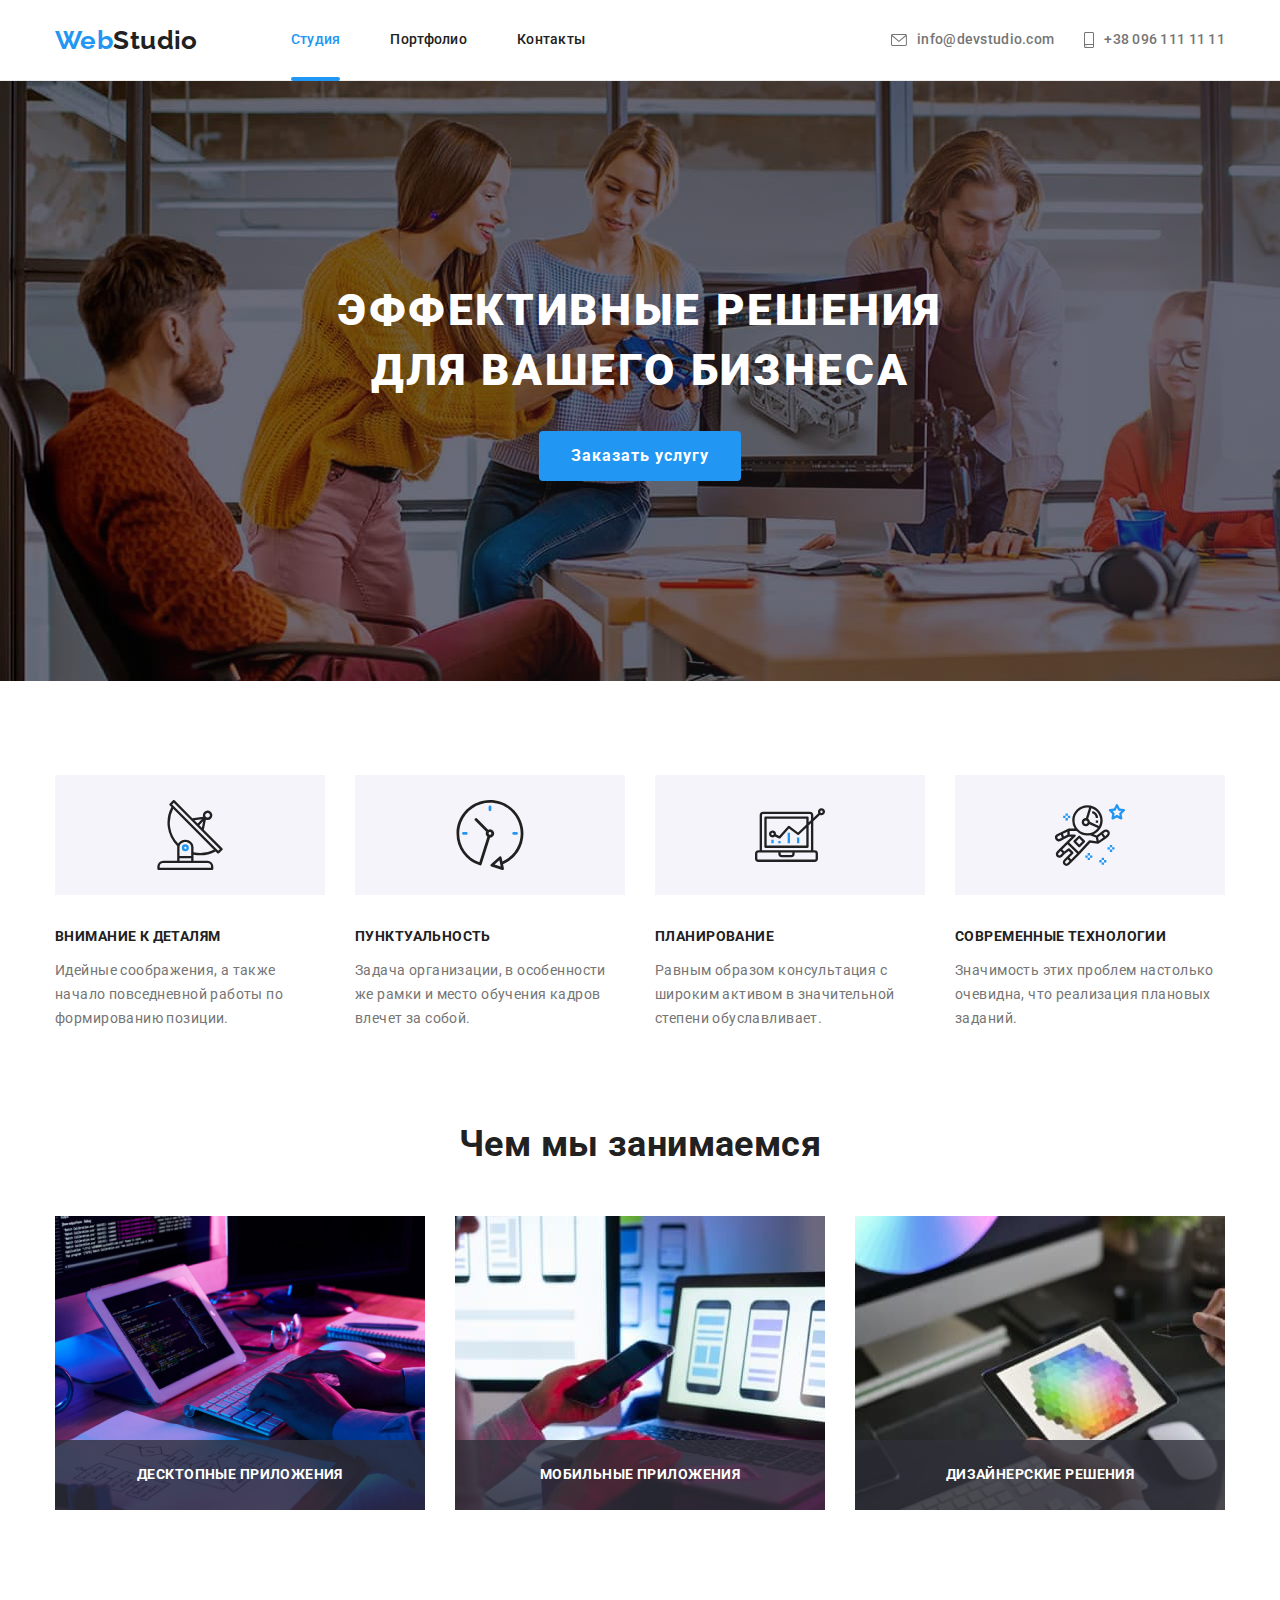
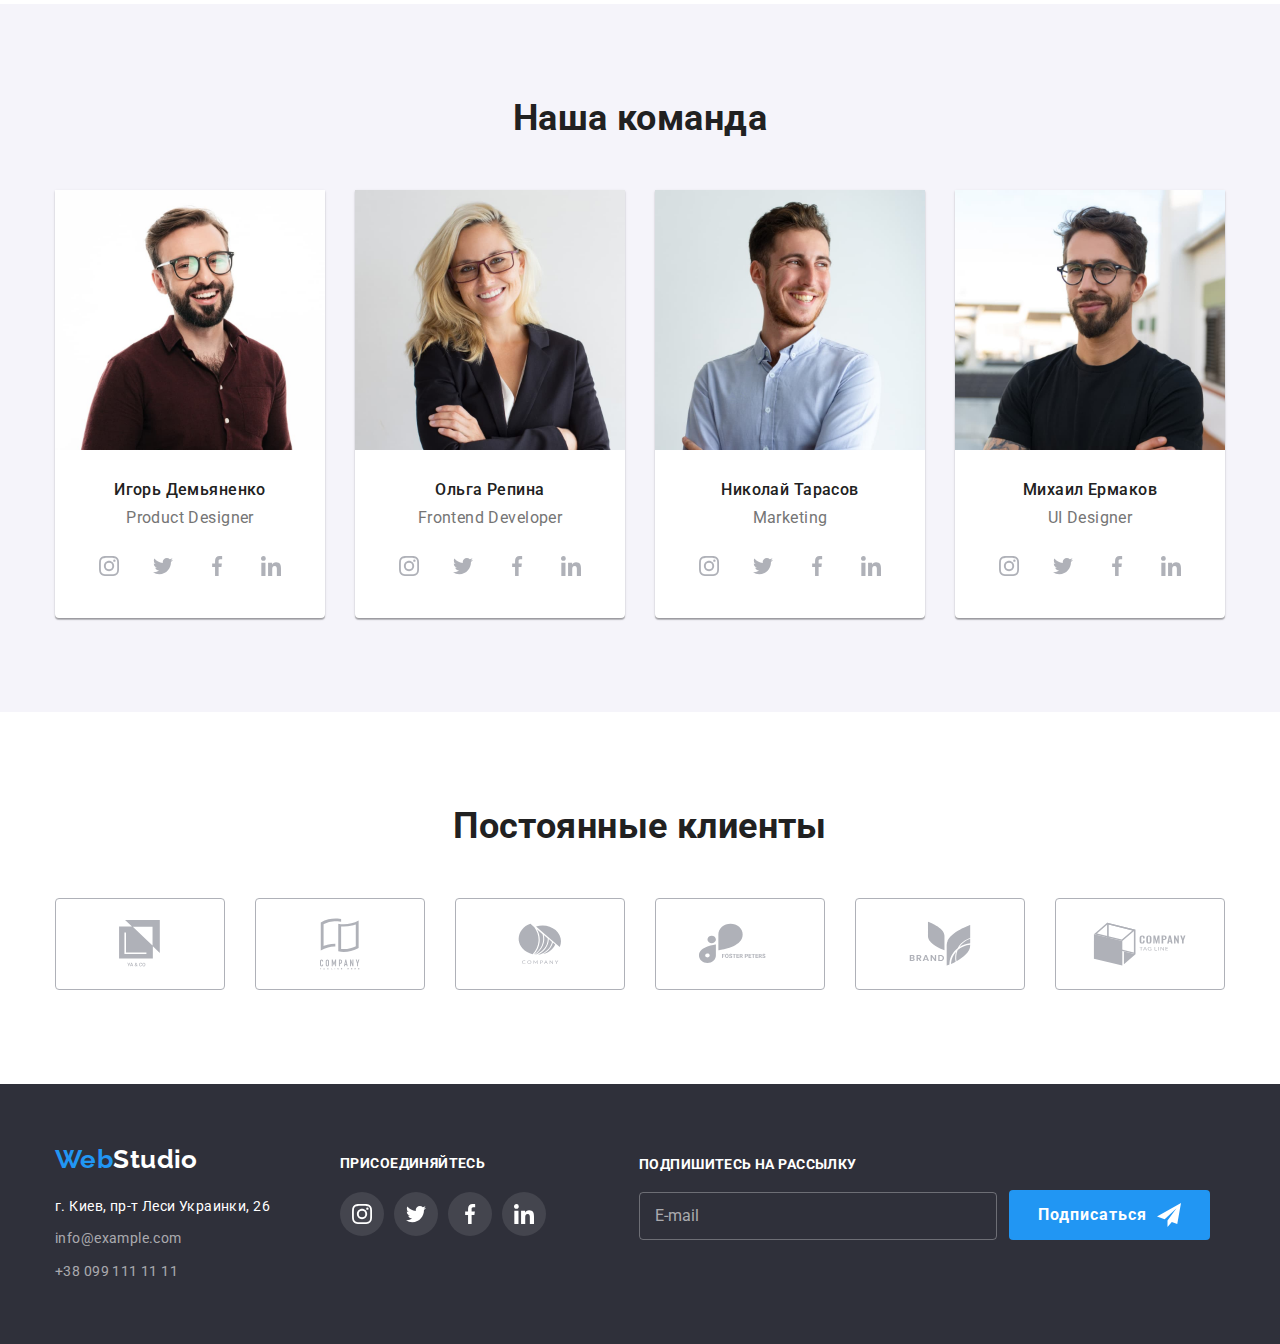
<file: index.html>
<!DOCTYPE html>
<html lang="ru">
  <head>
    <meta charset="UTF-8" />
    <meta http-equiv="X-UA-Compatible" content="IE=edge" />
    <meta name="viewport" content="width=device-width, initial-scale=1.0" />
    <title>Студия</title>
    <link
      href="https://fonts.googleapis.com/css2?family=Raleway:wght@700&family=Roboto:wght@400;500;700;900&display=swap"
      rel="stylesheet"
    />
    <link rel="stylesheet" href="./css/main.min.css" />
  </head>
  <body>
    <!-- header  -->
    <header class="page-header">
      <div class="header-container">
        <a href="./index.html" class="logo">
          Web<span class="logo--black">Studio</span></a
        >
        <nav class="site-nav">
          <ul class="site-nav__list">
            <li class="site-nav__item">
              <a
                href="./index.html"
                class="site-nav__link site-nav__link--primary"
                >Студия</a
              >
            </li>
            <li class="site-nav__item">
              <a href="./portfolio.html" class="site-nav__link">Портфолио</a>
            </li>
            <li class="site-nav__item">
              <a href="#" class="site-nav__link">Контакты</a>
            </li>
          </ul>
        </nav>
        <div class="auth-nav">
          <ul class="auth-nav__list">
            <li class="auth-nav__item">
              <a href="mailto:info@devstudio.com" class="auth-nav__link">
                <svg class="auth-nav__icon auth-nav__icon--email">
                  <use href="./images/icons.svg#envelope"></use>
                </svg>

                <span>info@devstudio.com</span></a
              >
            </li>
            <li class="auth-nav__item">
              <a href="tel:+380961111111" class="auth-nav__link"
                ><svg class="auth-nav__icon auth-nav__icon--tel">
                  <use href="./images/icons.svg#smartphone"></use>
                </svg>
                <span>+38 096 111 11 11</span></a
              >
            </li>
          </ul>
        </div>
      </div>
    </header>
    <!-- main content -->
    <main>
      <!-- hero -->
      <section class="hero-section">
        <div class="hero-container">
          <h1 class="hero-section__title">
            Эффективные решения<br />
            для вашего бизнеса
          </h1>
          <button type="button" class="hero-section__button" data-modal-open>
            Заказать услугу
          </button>
        </div>
      </section>
      <!-- feature -->
      <section class="feature-section">
        <div class="feature-container">
          <h2 class="feature-section__title">Особенности</h2>
          <ul class="feature-section__list">
            <li class="feature-section__item">
              <div class="feature-section__icon">
                <svg width="70px" height="70px">
                  <use href="images/icons.svg#antenna"></use>
                </svg>
              </div>
              <h3 class="feature-section__name">Внимание к деталям</h3>
              <p class="feature-section__text">
                Идейные соображения, а также начало повседневной работы по
                формированию позиции.
              </p>
            </li>
            <li class="feature-section__item">
              <div class="feature-section__icon">
                <svg width="70px" height="70px">
                  <use href="images/icons.svg#clock"></use>
                </svg>
              </div>
              <h3 class="feature-section__name">Пунктуальность</h3>
              <p class="feature-section__text">
                Задача организации, в особенности же рамки и место обучения
                кадров влечет за собой.
              </p>
            </li>
            <li class="feature-section__item">
              <div class="feature-section__icon">
                <svg width="70px" height="70px">
                  <use href="images/icons.svg#diagram"></use>
                </svg>
              </div>
              <h3 class="feature-section__name">Планирование</h3>
              <p class="feature-section__text">
                Равным образом консультация с широким активом в значительной
                степени обуславливает.
              </p>
            </li>
            <li class="feature-section__item">
              <div class="feature-section__icon">
                <svg width="70px" height="70px">
                  <use href="images/icons.svg#astronaut"></use>
                </svg>
              </div>
              <h3 class="feature-section__name">Современные технологии</h3>
              <p class="feature-section__text">
                Значимость этих проблем настолько очевидна, что реализация
                плановых заданий.
              </p>
            </li>
          </ul>
        </div>
      </section>
      <!-- work -->
      <section class="work-section">
        <div class="work-container">
          <h2 class="work-section__title">Чем мы занимаемся</h2>
          <ul class="work-section__list">
            <li class="work-section__item">
              <img
                src="./images/img.jpg"
                alt="Человек печатающий код"
                width="370"
              />
              <div class="work-section__desc">
                <p class="work-section__text">Десктопные приложения</p>
              </div>
            </li>
            <li class="work-section__item">
              <img
                src="./images/box.jpg"
                alt="Человек работающий с смартфоном и ноутбуком"
                width="370"
              />
              <div class="work-section__desc">
                <p class="work-section__text">Мобильные приложения</p>
              </div>
            </li>
            <li class="work-section__item">
              <img
                src="./images/img2.jpg"
                alt="Человек работающий с планшетом"
                width="370"
              />
              <div class="work-section__desc">
                <p class="work-section__text">Дизайнерские решения</p>
              </div>
            </li>
          </ul>
        </div>
      </section>
      <!-- team -->
      <section class="team-section">
        <div class="team-container">
          <h2 class="team-section__title">Наша команда</h2>
          <ul class="team-section__list">
            <li class="team-section__item">
              <img
                src="./images/man.jpg"
                alt="Мужчина"
                width="270"
                class="team-section__image"
              />
              <div class="team-section__info">
                <h3 class="team-section__name">Игорь Демьяненко</h3>
                <p class="team-section__text">Product Designer</p>
                <div class="social-network">
                  <ul class="social-network__list">
                    <li class="social-network__item">
                      <a href="" class="social-network__link">
                        <svg
                          class="social-network__icon"
                          width="20"
                          height="20"
                        >
                          <use href="images/icons.svg#instagram"></use>
                        </svg>
                      </a>
                    </li>
                    <li class="social-network__item">
                      <a href="" class="social-network__link">
                        <svg
                          class="social-network__icon"
                          width="20"
                          height="20"
                        >
                          <use href="images/icons.svg#twitter"></use>
                        </svg>
                      </a>
                    </li>
                    <li class="social-network__item">
                      <a href="" class="social-network__link">
                        <svg
                          class="social-network__icon"
                          width="20"
                          height="20"
                        >
                          <use href="images/icons.svg#facebook"></use>
                        </svg>
                      </a>
                    </li>
                    <li class="social-network__item">
                      <a href="" class="social-network__link">
                        <svg
                          class="social-network__icon"
                          width="20"
                          height="20"
                        >
                          <use href="images/icons.svg#linkedin"></use>
                        </svg>
                      </a>
                    </li>
                  </ul>
                </div>
              </div>
            </li>
            <li class="team-section__item">
              <img
                src="./images/woman.jpg"
                alt="Женщина"
                width="270"
                class="team-section__image"
              />
              <div class="team-section__info">
                <h3 class="team-section__name">Ольга Репина</h3>
                <p class="team-section__text">Frontend Developer</p>
                <div class="social-network">
                  <ul class="social-network__list">
                    <li class="social-network__item">
                      <a href="" class="social-network__link">
                        <svg
                          class="social-network__icon"
                          width="20"
                          height="20"
                        >
                          <use href="images/icons.svg#instagram"></use>
                        </svg>
                      </a>
                    </li>
                    <li class="social-network__item">
                      <a href="" class="social-network__link">
                        <svg
                          class="social-network__icon"
                          width="20"
                          height="20"
                        >
                          <use href="images/icons.svg#twitter"></use>
                        </svg>
                      </a>
                    </li>
                    <li class="social-network__item">
                      <a href="" class="social-network__link">
                        <svg
                          class="social-network__icon"
                          width="20"
                          height="20"
                        >
                          <use href="images/icons.svg#facebook"></use>
                        </svg>
                      </a>
                    </li>
                    <li class="social-network__item">
                      <a href="" class="social-network__link">
                        <svg
                          class="social-network__icon"
                          width="20"
                          height="20"
                        >
                          <use href="images/icons.svg#linkedin"></use>
                        </svg>
                      </a>
                    </li>
                  </ul>
                </div>
              </div>
            </li>
            <li class="team-section__item">
              <img
                src="./images/man2.jpg"
                alt="Мужчина"
                width="270"
                class="team-section__image"
              />
              <div class="team-section__info">
                <h3 class="team-section__name">Николай Тарасов</h3>
                <p class="team-section__text">Marketing</p>
                <div class="social-network">
                  <ul class="social-network__list">
                    <li class="social-network__item">
                      <a href="" class="social-network__link">
                        <svg
                          class="social-network__icon"
                          width="20"
                          height="20"
                        >
                          <use href="images/icons.svg#instagram"></use>
                        </svg>
                      </a>
                    </li>
                    <li class="social-network__item">
                      <a href="" class="social-network__link">
                        <svg
                          class="social-network__icon"
                          width="20"
                          height="20"
                        >
                          <use href="images/icons.svg#twitter"></use>
                        </svg>
                      </a>
                    </li>
                    <li class="social-network__item">
                      <a href="" class="social-network__link">
                        <svg
                          class="social-network__icon"
                          width="20"
                          height="20"
                        >
                          <use href="images/icons.svg#facebook"></use>
                        </svg>
                      </a>
                    </li>
                    <li class="social-network__item">
                      <a href="" class="social-network__link">
                        <svg
                          class="social-network__icon"
                          width="20"
                          height="20"
                        >
                          <use href="images/icons.svg#linkedin"></use>
                        </svg>
                      </a>
                    </li>
                  </ul>
                </div>
              </div>
            </li>
            <li class="team-section__item">
              <img
                src="./images/man3.jpg"
                alt="Мужчина"
                width="270"
                class="team-section__image"
              />
              <div class="team-section__info">
                <h3 class="team-section__name">Михаил Ермаков</h3>
                <p class="team-section__text">UI Designer</p>
                <div class="social-network">
                  <ul class="social-network__list">
                    <li class="social-network__item">
                      <a href="" class="social-network__link">
                        <svg
                          class="social-network__icon"
                          width="20"
                          height="20"
                        >
                          <use href="images/icons.svg#instagram"></use>
                        </svg>
                      </a>
                    </li>
                    <li class="social-network__item">
                      <a href="" class="social-network__link">
                        <svg
                          class="social-network__icon"
                          width="20"
                          height="20"
                        >
                          <use href="images/icons.svg#twitter"></use>
                        </svg>
                      </a>
                    </li>
                    <li class="social-network__item">
                      <a href="" class="social-network__link">
                        <svg
                          class="social-network__icon"
                          width="20"
                          height="20"
                        >
                          <use href="images/icons.svg#facebook"></use>
                        </svg>
                      </a>
                    </li>
                    <li class="social-network__item">
                      <a href="" class="social-network__link">
                        <svg
                          class="social-network__icon"
                          width="20"
                          height="20"
                        >
                          <use href="images/icons.svg#linkedin"></use>
                        </svg>
                      </a>
                    </li>
                  </ul>
                </div>
              </div>
            </li>
          </ul>
        </div>
      </section>
      <!-- clients -->
      <section class="clients-section">
        <div class="clients-container">
          <h2 class="clients-section__title">Постоянные клиенты</h2>
          <ul class="clients-section__list">
            <li class="clients-section__item">
              <a href="" class="clients-section__link">
                <svg class="clients-section__icon" width="41" height="46.7">
                  <use href="./images/icons.svg#group1"></use>
                </svg>
              </a>
            </li>
            <li class="clients-section__item">
              <a href="" class="clients-section__link">
                <svg class="clients-section__icon" width="40px" height="52px">
                  <use href="images/icons.svg#group2"></use>
                </svg>
              </a>
            </li>
            <li class="clients-section__item">
              <a href="" class="clients-section__link">
                <svg
                  class="clients-section__icon"
                  width="43.46px"
                  height="41.18px"
                >
                  <use href="images/icons.svg#group3"></use>
                </svg>
              </a>
            </li>
            <li class="clients-section__item">
              <a href="" class="clients-section__link">
                <svg
                  class="clients-section__icon"
                  width="84.44px"
                  height="40.62px"
                >
                  <use href="images/icons.svg#group4"></use>
                </svg>
              </a>
            </li>
            <li class="clients-section__item">
              <a href="" class="clients-section__link">
                <svg
                  class="clients-section__icon"
                  width="62.54px"
                  height="45.43px"
                >
                  <use href="images/icons.svg#group5"></use>
                </svg>
              </a>
            </li>
            <li class="clients-section__item">
              <a href="" class="clients-section__link">
                <svg
                  class="clients-section__icon"
                  width="93.79px"
                  height="43.93px"
                >
                  <use href="images/icons.svg#group6"></use>
                </svg>
              </a>
            </li>
          </ul>
        </div>
      </section>
    </main>
    <!-- footer -->
    <footer class="page-footer">
      <div class="footer-container">
        <div class="address-container">
          <a href="./index.html" class="logo"
            >Web<span class="logo--white">Studio</span></a
          >
          <address class="footer-address">
            <a
              href="https://goo.gl/maps/wfBySbdZfRkbxeuM8"
              target="_blank"
              rel="noopener noreferrer"
              class="footer-address__link footer-address__link--white"
              >г. Киев, пр-т Леси Украинки, 26
            </a>
            <a href="mailto:info@example.com" class="footer-address__link"
              >info@example.com</a
            >
            <a href="tel:+380991111111" class="footer-address__link"
              >+38 099 111 11 11</a
            >
          </address>
        </div>
        <div class="footer-network">
          <h3 class="footer-network__title">присоединяйтесь</h3>
          <ul class="footer-network__list">
            <li class="footer-network__item">
              <a href="" class="footer-network__link">
                <svg class="footer-network__icon" width="20" height="20">
                  <use href="images/icons.svg#instagram"></use>
                </svg>
              </a>
            </li>
            <li class="footer-network__item">
              <a href="" class="footer-network__link">
                <svg class="footer-network__icon" width="20" height="20">
                  <use href="images/icons.svg#twitter"></use>
                </svg>
              </a>
            </li>
            <li class="footer-network__item">
              <a href="" class="footer-network__link">
                <svg class="footer-network__icon" width="20" height="20">
                  <use href="images/icons.svg#facebook"></use>
                </svg>
              </a>
            </li>
            <li class="footer-network__item">
              <a href="" class="footer-network__link">
                <svg class="footer-network__icon" width="20" height="20">
                  <use href="images/icons.svg#linkedin"></use>
                </svg>
              </a>
            </li>
          </ul>
        </div>
        <form class="footer-form">
          <label class="footer-form__field">
            <span class="footer-form__label">Подпишитесь на рассылку</span>
            <input
              type="email"
              name="email"
              class="footer-form__input"
              placeholder="E-mail"
            />
          </label>

          <button type="submit" class="footer-form__button">
            <span>Подписаться</span>
            <svg class="footer-form__icon" width="24px" height="24px">
              <use href="./images/icons.svg#icon-send"></use>
            </svg>
          </button>
        </form>
      </div>
    </footer>
    <!-- Модальное окно -->
    <div class="backdrop is-hidden" data-modal>
      <div class="modal">
        <button class="modal__button" data-modal-close>
          <svg class="modal__icon" width="18px" height="18px">
            <use href="images/icons.svg#close"></use>
          </svg>
        </button>
        <form class="form">
          <p class="form__title">Оставьте свои данные, мы вам перезвоним</p>

          <label class="form__field">
            <span class="form__label">Имя</span>
            <span class="form__container">
              <input type="text" name="name" class="form__input" />
              <svg class="form__icon" width="18px" height="18px">
                <use href="images/icons.svg#person"></use>
              </svg>
            </span>
          </label>

          <label class="form__field">
            <span class="form__label">Телефон</span>
            <span class="form__container">
              <input type="tel" name="tel" class="form__input" />
              <svg class="form__icon" width="18px" height="18px">
                <use href="images/icons.svg#phone"></use>
              </svg>
            </span>
          </label>

          <label class="form__field">
            <span class="form__label">Почта</span>
            <span class="form__container">
              <input type="email" name="email" class="form__input" />
              <svg class="form__icon" width="18px" height="18px">
                <use href="images/icons.svg#email"></use>
              </svg>
            </span>
          </label>

          <label class="form__field">
            <span class="form__label">Комментарий</span>
            <textarea
              name="comment"
              class="form__textarea"
              placeholder="Введите текст"
            ></textarea>
          </label>
          <label class="checkbox">
            <input type="checkbox" name="checkbox" class="checkbox__input" />
            <span class="checkbox__icon"></span>
            <span class="checkbox__agreement">
              Соглашаюсь с рассылкой и принимаю
              <a href="" class="checkbox__link">Условия договора</a>
            </span>
          </label>
          <button class="form__button" type="submit">Отправить</button>
        </form>
      </div>
    </div>
    <script src="./js/modal.js"></script>
  </body>
</html>
</file>
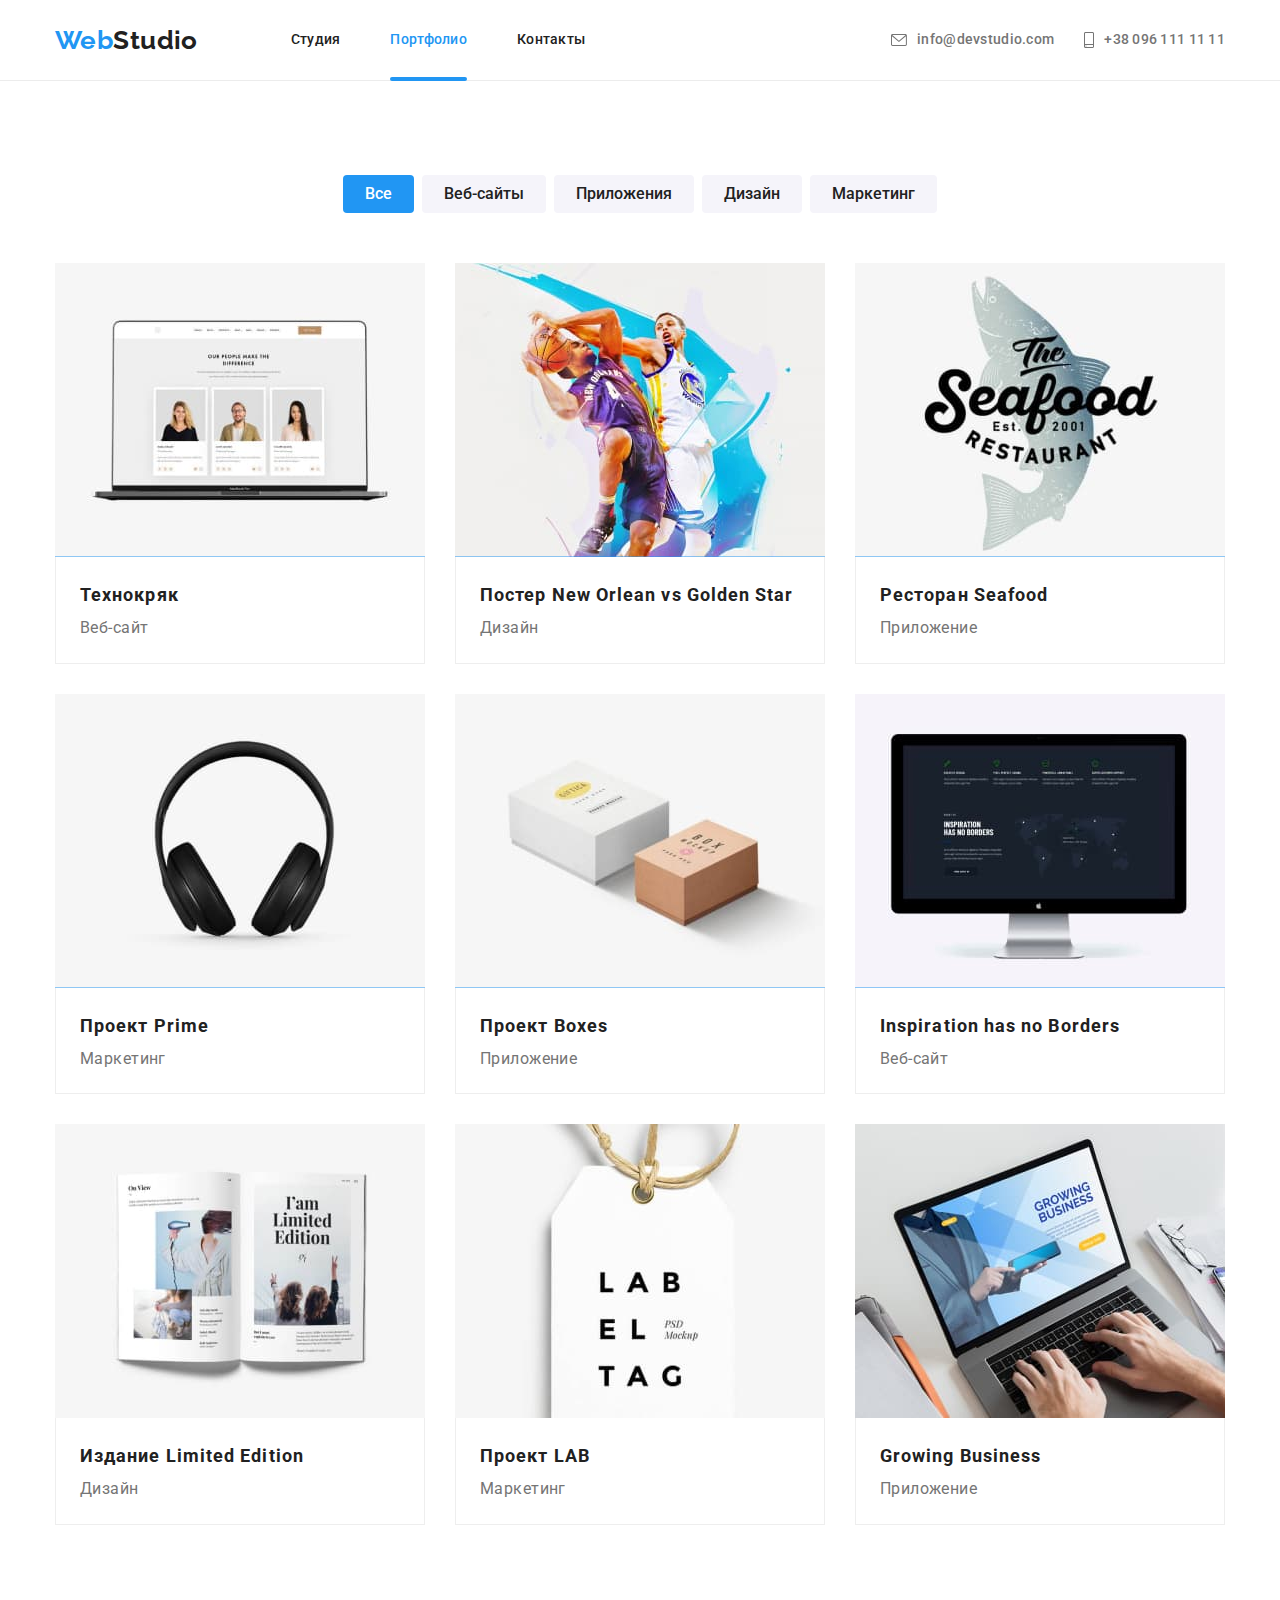
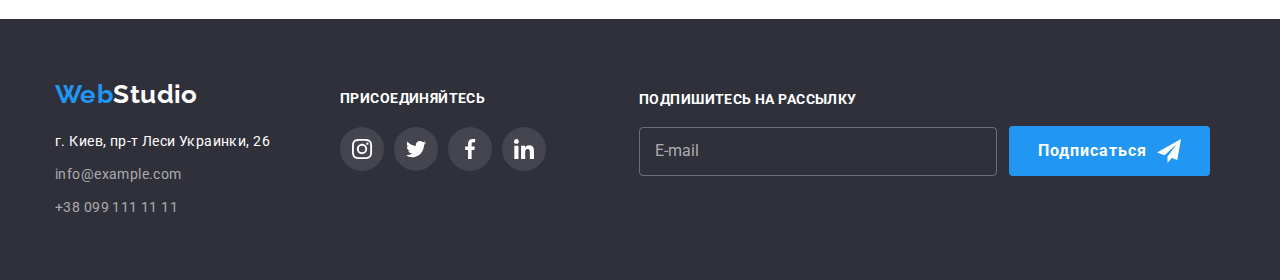
<file: portfolio.html>
<!DOCTYPE html>
<html lang="ru">
  <head>
    <meta charset="UTF-8" />
    <meta http-equiv="X-UA-Compatible" content="IE=edge" />
    <meta name="viewport" content="width=device-width, initial-scale=1.0" />
    <title>Портфолио</title>
    <link href="https://fonts.googleapis.com/css2?family=Raleway:wght@700&family=Roboto:wght@400;500;700;900&display=swap" rel="stylesheet">
    <link rel="stylesheet" href="./css/main.min.css" />
  </head>
    <!-- Header  -->
    <header class="page-header">
      <div class="header-container">
        <a href="./index.html" class="logo">
          Web<span class="logo--black">Studio</span></a
        >
        <nav class="site-nav">
          <ul class="site-nav__list">
            <li class="site-nav__item">
              <a
                href="./index.html"
                class="site-nav__link "
                >Студия</a
              >
            </li>
            <li class="site-nav__item">
              <a href="./portfolio.html" class="site-nav__link site-nav__link--primary">Портфолио</a>
            </li>
            <li class="site-nav__item">
              <a href="#" class="site-nav__link">Контакты</a>
            </li>
          </ul>
        </nav>
        <div class="auth-nav">
          <ul class="auth-nav__list">
            <li class="auth-nav__item">
              <a href="mailto:info@devstudio.com" class="auth-nav__link">
                <svg class="auth-nav__icon auth-nav__icon--email">
                  <use href="./images/icons.svg#envelope"></use>
                </svg>

                <span>info@devstudio.com</span></a
              >
            </li>
            <li class="auth-nav__item">
              <a href="tel:+380961111111" class="auth-nav__link"
                ><svg class="auth-nav__icon auth-nav__icon--tel">
                  <use href="./images/icons.svg#smartphone"></use>
                </svg>
                <span>+38 096 111 11 11</span></a
              >
            </li>
          </ul>
        </div>
      </div>
    </header>
      <!-- Главный контент -->
      <main>
        <section class="portfolio-section">
          <div class="portfolio-container">
          <div class="portfolio-nav"> 
         <h1 class="portfolio-section__title">Портфолио</h1>
          
          <ul class="portfolio-nav__list">
              <li class="portfolio-nav__item"><button type="button" class="portfolio-nav__button portfolio-nav__button--primary">Все</button></li>
              <li class="portfolio-nav__item"><button type="button" class="portfolio-nav__button">Веб-сайты</button></li>
              <li class="portfolio-nav__item"><button type="button" class="portfolio-nav__button">Приложения</button></li>
              <li class="portfolio-nav__item"><button type="button" class="portfolio-nav__button">Дизайн</button></li>
              <li class="portfolio-nav__item"><button type="button" class="portfolio-nav__button">Маркетинг</button></li>
          </ul>
        </div>
       
          <ul class="portfolio-section__list">
              <li class="portfolio-section__item">
                <div class="portfolio-overley"> 
                  <img class="portfolio-section__img" src="./images/site.jpg" alt="Сайт" width="370">
                  <div class="portfolio-overley__container">
                    <p class="portfolio-overley__text">Технокряк это современная площадка распространения 
                      коронавируса. Компании используют эту платформу для
                       цифрового шпионажа и атак на защищённые сервера 
                       конкурентов.</p>
                  </div>
                  </div>
                  <div class="portfolio-section__info">
                  <h2 class="portfolio-section__name">Технокряк</h2>
                  <p class="portfolio-section__text">Веб-сайт</p>
                </div>
              </li>
              <li class="portfolio-section__item">
                <div class="portfolio-overley"> 
                <img class="portfolio-section__img" src="./images/design.jpg" alt="Два баскетболиста" width="370">
                <div class="portfolio-overley__container">
                  <p class="portfolio-overley__text">Технокряк это современная площадка распространения 
                    коронавируса. Компании используют эту платформу для
                     цифрового шпионажа и атак на защищённые сервера 
                     конкурентов.</p>
                </div>
              </div>
                <div class="portfolio-section__info">
                <h2 class="portfolio-section__name">Постер New Orlean vs Golden Star</h2>
                <p class="portfolio-section__text">Дизайн</p>
              </div>
              </li>
              <li class="portfolio-section__item">
                <div class="portfolio-overley"> 
                <img class="portfolio-section__img" src="./images/application.jpg" alt="Логотип" width="370">
                <div class="portfolio-overley__container">
                  <p class="portfolio-overley__text">Технокряк это современная площадка распространения 
                    коронавируса. Компании используют эту платформу для
                     цифрового шпионажа и атак на защищённые сервера 
                     конкурентов.</p>
                </div>
              </div>
                <div class="portfolio-section__info">
                <h2 class="portfolio-section__name">Ресторан Seafood</h2>
                <p class="portfolio-section__text">Приложение</p>
              </div>
              </li>
              <li class="portfolio-section__item">
                <div class="portfolio-overley"> 
                <img class="portfolio-section__img" src="./images/marketing.jpg" alt="Наушники" width="370">
                <div class="portfolio-overley__container">
                  <p class="portfolio-overley__text">Технокряк это современная площадка распространения 
                    коронавируса. Компании используют эту платформу для
                     цифрового шпионажа и атак на защищённые сервера 
                     конкурентов.</p>
                </div>
              </div>
                <div class="portfolio-section__info">
                <h2 class="portfolio-section__name">Проект Prime</h2>
                <p class="portfolio-section__text">Маркетинг</p>
              </div>
              </li>
              <li class="portfolio-section__item">
                <div class="portfolio-overley"> 
                <img class="portfolio-section__img" src="./images/application2.jpg" alt="Две коробки" width="370">
                <div class="portfolio-overley__container">
                  <p class="portfolio-overley__text">Технокряк это современная площадка распространения 
                    коронавируса. Компании используют эту платформу для
                     цифрового шпионажа и атак на защищённые сервера 
                     конкурентов.</p>
                </div>
              </div>
                <div class="portfolio-section__info">
                <h2 class="portfolio-section__name">Проект Boxes</h2>
                <p class="portfolio-section__text">Приложение</p>
              </div>
              </li>
              <li class="portfolio-section__item">
                <div class="portfolio-overley"> 
                <img class="portfolio-section__img" src="./images/site2.jpg" alt="Монитор компьютера" width="370">
                <div class="portfolio-overley__container">
                  <p class="portfolio-overley__text">Технокряк это современная площадка распространения 
                    коронавируса. Компании используют эту платформу для
                     цифрового шпионажа и атак на защищённые сервера 
                     конкурентов.</p>
                </div>
              </div>
                <div class="portfolio-section__info">
                <h2 class="portfolio-section__name">Inspiration has no Borders</h2>
                <p class="portfolio-section__text">Веб-сайт</p>
              </div>
              </li>
              <li class="portfolio-section__item">
                <div class="portfolio-overley"> 
                <img class="portfolio-section__img" src="./images/design2.jpg" alt="Книга" width="370">
                <div class="portfolio-overley__container">
                  <p class="portfolio-overley__text">Технокряк это современная площадка распространения 
                    коронавируса. Компании используют эту платформу для
                     цифрового шпионажа и атак на защищённые сервера 
                     конкурентов.</p>
                </div>
              </div>
                <div class="portfolio-section__info">
                <h2 class="portfolio-section__name">Издание Limited Edition</h2>
                <p class="portfolio-section__text">Дизайн</p>
              </div>
              </li>
              <li class="portfolio-section__item">
                <div class="portfolio-overley"> 
                <img class="portfolio-section__img" src="./images/marketing2.jpg" alt="Бирка" width="370">
                <div class="portfolio-overley__container">
                  <p class="portfolio-overley__text">Технокряк это современная площадка распространения 
                    коронавируса. Компании используют эту платформу для
                     цифрового шпионажа и атак на защищённые сервера 
                     конкурентов.</p>
                </div>
              </div>
                <div class="portfolio-section__info">
                <h2 class="portfolio-section__name">Проект LAB</h2>
                <p class="portfolio-section__text">Маркетинг</p>
              </div>
              </li>
              <li class="portfolio-section__item">
                <div class="portfolio-overley"> 
                <img class="portfolio-section__img" src="./images/application3.jpg" alt="Ноутбук" width="370">
                <div class="portfolio-overley__container">
                  <p class="portfolio-overley__text">Технокряк это современная площадка распространения 
                    коронавируса. Компании используют эту платформу для
                     цифрового шпионажа и атак на защищённые сервера 
                     конкурентов.</p>
                </div>
              </div>
                <div class="portfolio-section__info">
                <h2 class="portfolio-section__name">Growing Business</h2>
                <p class="portfolio-section__text">Приложение</p>
              </div>
            </li>
              
          </ul>
        </div>
  </section>
    </main>
         <!-- footer -->
         <footer class="page-footer">
          <div class="footer-container">
            <div class="address-container">
              <a href="./index.html" class="logo"
                >Web<span class="logo--white">Studio</span></a
              >
              <address class="footer-address">
                <a
                  href="https://goo.gl/maps/wfBySbdZfRkbxeuM8"
                  target="_blank"
                  rel="noopener noreferrer"
                  class="footer-address__link footer-address__link--white"
                  >г. Киев, пр-т Леси Украинки, 26
                </a>
                <a href="mailto:info@example.com" class="footer-address__link"
                  >info@example.com</a
                >
                <a href="tel:+380991111111" class="footer-address__link"
                  >+38 099 111 11 11</a
                >
              </address>
            </div>
            <div class="footer-network">
              <h3 class="footer-network__title">присоединяйтесь</h3>
              <ul class="footer-network__list">
                <li class="footer-network__item">
                  <a href="" class="footer-network__link">
                    <svg class="footer-network__icon" width="20" height="20">
                      <use href="images/icons.svg#instagram"></use>
                    </svg>
                  </a>
                </li>
                <li class="footer-network__item">
                  <a href="" class="footer-network__link">
                    <svg class="footer-network__icon" width="20" height="20">
                      <use href="images/icons.svg#twitter"></use>
                    </svg>
                  </a>
                </li>
                <li class="footer-network__item">
                  <a href="" class="footer-network__link">
                    <svg class="footer-network__icon" width="20" height="20">
                      <use href="images/icons.svg#facebook"></use>
                    </svg>
                  </a>
                </li>
                <li class="footer-network__item">
                  <a href="" class="footer-network__link">
                    <svg class="footer-network__icon" width="20" height="20">
                      <use href="images/icons.svg#linkedin"></use>
                    </svg>
                  </a>
                </li>
              </ul>
            </div>
            <form class="footer-form">
              <label class="footer-form__field">
                <span class="footer-form__label">Подпишитесь на рассылку</span>
                <input
                  type="email"
                  name="email"
                  class="footer-form__input"
                  placeholder="E-mail"
                />
              </label>
    
              <button type="submit" class="footer-form__button">
                <span>Подписаться</span>
                <svg class="footer-form__icon" width="24px" height="24px">
                  <use href="./images/icons.svg#icon-send"></use>
                </svg>
              </button>
            </form>
          </div>
        </footer>
  </body>
</html>
</file>
<file: css/main.min.css>
.site-nav__list,.auth-nav__list,.feature-section__list,.work-section__list,.team-section__list,.social-network__list,.clients-section__list,.footer-network__list,.portfolio-nav__list,.portfolio-section__list{list-style:none}.site-nav__link,.auth-nav__link,.logo,.footer-address__link{text-decoration:none}.header-container,.feature-container,.work-container,.team-container,.clients-container,.footer-container,.portfolio-container{margin-left:auto;margin-right:auto;padding-left:15px;padding-right:15px;width:1200px}.feature-section__title,.portfolio-section__title,.checkbox__input{position:absolute;width:1px;height:1px;margin:-1px;padding:0;overflow:hidden;border:0;clip:rect(0 0 0 0)}.feature-section,.work-section,.team-section,.clients-section,.portfolio-section{padding-bottom:94px;padding-top:94px}.work-section__title,.team-section__title,.clients-section__title{margin-bottom:50px;color:#212121;font-size:36px;font-weight:700;line-height:1.16;text-align:center}/*! modern-normalize v1.1.0 | MIT License | https://github.com/sindresorhus/modern-normalize */*,::before,::after{-webkit-box-sizing:border-box;box-sizing:border-box}html{line-height:1.15;-webkit-text-size-adjust:100%;-moz-tab-size:4;-o-tab-size:4;tab-size:4}body{margin:0;font-family:system-ui,-apple-system,"Segoe UI",Roboto,Helvetica,Arial,sans-serif,"Apple Color Emoji","Segoe UI Emoji"}hr{height:0;color:inherit}abbr[title]{-webkit-text-decoration:underline dotted;text-decoration:underline dotted}b,strong{font-weight:bolder}code,kbd,samp,pre{font-family:ui-monospace, SFMono-Regular, Consolas, "Liberation Mono", Menlo, monospace;font-size:1em}small{font-size:80%}sub,sup{font-size:75%;line-height:0;position:relative;vertical-align:baseline}sub{bottom:-0.25em}sup{top:-0.5em}table{text-indent:0;border-color:inherit}button,input,optgroup,select,textarea{font-family:inherit;font-size:100%;line-height:1.15;margin:0}button,select{text-transform:none}button,[type="button"],[type="reset"],[type="submit"]{-webkit-appearance:button}::-moz-focus-inner{border-style:none;padding:0}:-moz-focusring{outline:1px dotted ButtonText}:-moz-ui-invalid{box-shadow:none}legend{padding:0}progress{vertical-align:baseline}::-webkit-inner-spin-button,::-webkit-outer-spin-button{height:auto}[type="search"]{-webkit-appearance:textfield;outline-offset:-2px}::-webkit-search-decoration{-webkit-appearance:none}::-webkit-file-upload-button{-webkit-appearance:button;font:inherit}summary{display:list-item}body{background-color:#fff;color:#757575;font-size:14px;font-family:roboto, sans-serif;letter-spacing:0.03em}h1,h2,h3,h4,h5,h6,p,ul{margin:0;padding:0}body.modal-open{overflow:hidden}img{display:block}.page-header{border-bottom:1px solid #ececec;background-color:#fff}.header-container{display:-webkit-box;display:-ms-flexbox;display:flex;-webkit-box-align:center;-ms-flex-align:center;align-items:center}.site-nav{margin-left:93px}.site-nav__list{display:-webkit-box;display:-ms-flexbox;display:flex}.site-nav__item:not(:last-child){margin-right:50px}.site-nav__link{display:block;padding-top:32px;padding-bottom:32px;color:#212121;line-height:1.14;letter-spacing:0.02em;font-weight:500;-webkit-transition:color 250ms cubic-bezier(0.4, 0, 0.2, 1);transition:color 250ms cubic-bezier(0.4, 0, 0.2, 1)}.site-nav__link:hover,.site-nav__link:focus{color:#2196f3}.site-nav__link--primary{position:relative;color:#2196f3}.site-nav__link--primary::after{content:"";position:absolute;left:0;bottom:-1px;display:block;width:100%;height:4px;border-radius:2px;background-color:#2196f3}.auth-nav{margin-left:auto}.auth-nav__list{display:-webkit-box;display:-ms-flexbox;display:flex}.auth-nav__item:not(:last-child){margin-right:30px}.auth-nav__link{display:-webkit-box;display:-ms-flexbox;display:flex;-webkit-box-align:center;-ms-flex-align:center;align-items:center;padding-top:32px;padding-bottom:32px;font-weight:500;line-height:1.14;letter-spacing:0.02em;color:inherit;-webkit-transition:color 250ms cubic-bezier(0.4, 0, 0.2, 1);transition:color 250ms cubic-bezier(0.4, 0, 0.2, 1)}.auth-nav__link:hover,.auth-nav__link:focus{color:#2196f3}.auth-nav__icon{margin-right:10px;fill:#757575;-webkit-transition:fill 250ms cubic-bezier(0.4, 0, 0.2, 1);transition:fill 250ms cubic-bezier(0.4, 0, 0.2, 1)}.auth-nav__link:hover .auth-nav__icon,.auth-nav__link:focus .auth-nav__icon{fill:#2196f3}.auth-nav__icon--email{width:16px;height:12px}.auth-nav__icon--tel{width:10px;height:16px}.logo{font-family:raleway, sans-serif;font-size:26px;font-weight:700;line-height:1.19;color:#2196f3}.logo--black{color:#212121}.logo--white{color:#fff}.hero-section{height:600px;max-width:1600px;margin-left:auto;margin-right:auto;background-color:#2f303a;background-image:-webkit-gradient(linear, left top, right top, from(rgba(0,0,0,0.2)), to(rgba(47,48,58,0.4))),url(../images/header-desctop.jpg);background-image:linear-gradient(to right, rgba(0,0,0,0.2), rgba(47,48,58,0.4)),url(../images/header-desctop.jpg)}.hero-container{display:-webkit-box;display:-ms-flexbox;display:flex;-webkit-box-orient:vertical;-webkit-box-direction:normal;-ms-flex-direction:column;flex-direction:column;-webkit-box-pack:center;-ms-flex-pack:center;justify-content:center;-webkit-box-align:center;-ms-flex-align:center;align-items:center;height:100%}.hero-section__title{margin-bottom:30px;font-size:44px;font-weight:900;line-height:1.36;letter-spacing:0.06em;text-transform:uppercase;text-align:center;color:#fff}.hero-section__button{cursor:pointer;padding:10px 32px;border-radius:4px;border:none;font-size:16px;font-weight:700;line-height:1.9;letter-spacing:0.06em;background-color:#2196f3;color:#fff;-webkit-transition:background-color 250ms cubic-bezier(0.4, 0, 0.2, 1);transition:background-color 250ms cubic-bezier(0.4, 0, 0.2, 1)}.hero-section__button:hover,.hero-section__button:focus{background-color:#188ce8}.feature-section__list{display:-webkit-box;display:-ms-flexbox;display:flex}.feature-section__item{width:270px}.feature-section__item:not(:last-child){margin-right:30px}.feature-section__icon{display:-webkit-box;display:-ms-flexbox;display:flex;-webkit-box-align:center;-ms-flex-align:center;align-items:center;-webkit-box-pack:center;-ms-flex-pack:center;justify-content:center;height:120px;margin-bottom:30px;background-color:#f5f4fa}.feature-section__name{margin-bottom:10px;font-size:14px;line-height:1.71;text-transform:uppercase;color:#212121}.feature-section__text{font-size:14px;line-height:1.7}.work-section{padding-top:0}.work-section__list{display:-webkit-box;display:-ms-flexbox;display:flex}.work-section__item{position:relative}.work-section__item:not(:last-child){margin-right:30px}.work-section__desc{position:absolute;bottom:0;left:0;padding:27px 0;width:100%;background-color:rgba(47,48,58,0.8)}.work-section__text{text-align:center;line-height:1.14;font-weight:700;text-transform:uppercase;color:#fff}.team-section{background-color:#f5f4fa}.team-section__list{display:-webkit-box;display:-ms-flexbox;display:flex;text-align:center;font-size:0}.team-section__item{-webkit-box-shadow:0px 1px 3px rgba(0,0,0,0.12),0px 1px 1px rgba(0,0,0,0.14),0px 2px 1px rgba(0,0,0,0.2);box-shadow:0px 1px 3px rgba(0,0,0,0.12),0px 1px 1px rgba(0,0,0,0.14),0px 2px 1px rgba(0,0,0,0.2);border-radius:0px 0px 4px 4px;background-color:#fff}.team-section__item:not(:last-child){margin-right:30px}.team-section__info{padding-top:30px;padding-bottom:30px}.team-section__name{margin-bottom:10px;font-size:16px;font-weight:500;line-height:1.2;color:#212121}.team-section__text{font-size:16px;line-height:1.18}.social-network{margin-top:16px}.social-network__list{display:-webkit-box;display:-ms-flexbox;display:flex;-webkit-box-pack:center;-ms-flex-pack:center;justify-content:center}.social-network__item:not(:last-child){margin-right:10px}.social-network__link{width:44px;height:44px;display:-webkit-box;display:-ms-flexbox;display:flex;-webkit-box-pack:center;-ms-flex-pack:center;justify-content:center;-webkit-box-align:center;-ms-flex-align:center;align-items:center;border-radius:50%;color:#afb1b8;background-color:#fff;-webkit-transition:background-color 250ms cubic-bezier(0.4, 0, 0.2, 1);transition:background-color 250ms cubic-bezier(0.4, 0, 0.2, 1)}.social-network__link:hover,.social-network__link:focus{background-color:#2196f3}.social-network__icon{fill:currentColor;-webkit-transition:fill 250ms cubic-bezier(0.4, 0, 0.2, 1);transition:fill 250ms cubic-bezier(0.4, 0, 0.2, 1)}.social-network__link:hover .social-network__icon,.social-network__link:focus .social-network__icon{fill:#fff}.clients-section__list{display:-webkit-box;display:-ms-flexbox;display:flex;-ms-flex-wrap:wrap;flex-wrap:wrap;margin:-15px}.clients-section__item{width:calc((100% - 180px) / 6);height:92px;margin:15px}.clients-section__link{display:-webkit-inline-box;display:-ms-inline-flexbox;display:inline-flex;-webkit-box-pack:center;-ms-flex-pack:center;justify-content:center;-webkit-box-align:center;-ms-flex-align:center;align-items:center;width:100%;height:92px;color:#afb1b8;border:1px solid #afb1b8;border-radius:4px;-webkit-transition:color 250ms cubic-bezier(0.4, 0, 0.2, 1),border-color 250ms cubic-bezier(0.4, 0, 0.2, 1);transition:color 250ms cubic-bezier(0.4, 0, 0.2, 1),border-color 250ms cubic-bezier(0.4, 0, 0.2, 1)}.clients-section__link:hover,.clients-section__link:focus{color:#2196f3;border-color:#2196f3}.clients-section__icon{fill:currentColor}.page-footer{padding-top:60px;padding-bottom:60px;background-color:#2f303a}.footer-container{display:-webkit-box;display:-ms-flexbox;display:flex;-webkit-box-align:start;-ms-flex-align:start;align-items:flex-start}.footer-address{display:-webkit-box;display:-ms-flexbox;display:flex;-webkit-box-orient:vertical;-webkit-box-direction:normal;-ms-flex-direction:column;flex-direction:column;margin-top:20px}.footer-address__link{margin-bottom:9px;line-height:1.7;font-style:normal;color:rgba(255,255,255,0.6);-webkit-transition:color 250ms cubic-bezier(0.4, 0, 0.2, 1);transition:color 250ms cubic-bezier(0.4, 0, 0.2, 1)}.footer-address__link:hover,.footer-address__link:focus{color:#2196f3}.footer-address__link:last-child{margin-bottom:0}.footer-address__link--white{color:#fff}.footer-network{display:inline-block;margin-left:70px;padding-top:12px}.footer-network__title{font-size:14px;font-weight:700;line-height:1.14;text-transform:uppercase;color:#fff}.footer-network__list{display:-webkit-box;display:-ms-flexbox;display:flex;-webkit-box-pack:center;-ms-flex-pack:center;justify-content:center;margin-top:20px}.footer-network__item:not(:last-child){margin-right:10px}.footer-network__link{display:-webkit-box;display:-ms-flexbox;display:flex;-webkit-box-pack:center;-ms-flex-pack:center;justify-content:center;-webkit-box-align:center;-ms-flex-align:center;align-items:center;width:44px;height:44px;border-radius:50%;background-color:rgba(255,255,255,0.1);color:#fff;-webkit-transition:background-color 250ms cubic-bezier(0.4, 0, 0.2, 1);transition:background-color 250ms cubic-bezier(0.4, 0, 0.2, 1)}.footer-network__link:hover,.footer-network__link:focus{background-color:#2196f3}.footer-network__icon{fill:currentColor}.footer-form{display:-webkit-box;display:-ms-flexbox;display:flex;-webkit-box-align:end;-ms-flex-align:end;align-items:flex-end;margin-left:93px;padding-top:12px}.footer-form__field{display:-webkit-box;display:-ms-flexbox;display:flex;-webkit-box-orient:vertical;-webkit-box-direction:normal;-ms-flex-direction:column;flex-direction:column}.footer-form__label{display:inline-block;margin-bottom:20px;font-size:14px;font-weight:700;text-transform:uppercase;color:#fff}.footer-form__input{margin-right:12px;padding:15px 15px;width:358px;border:1px solid rgba(255,255,255,0.3);border-radius:4px;background-color:rgba(33,150,243,0);color:#fff;-webkit-transition:border-color 250ms cubic-bezier(0.4, 0, 0.2, 1);transition:border-color 250ms cubic-bezier(0.4, 0, 0.2, 1)}.footer-form__input::-webkit-input-placeholder{color:rgba(255,255,255,0.6);font-size:16px;line-height:1.25}.footer-form__input:-ms-input-placeholder{color:rgba(255,255,255,0.6);font-size:16px;line-height:1.25}.footer-form__input::-ms-input-placeholder{color:rgba(255,255,255,0.6);font-size:16px;line-height:1.25}.footer-form__input::placeholder{color:rgba(255,255,255,0.6);font-size:16px;line-height:1.25}.footer-form__input:focus{border-color:#2196f3;outline:none}.footer-form__button{display:-webkit-box;display:-ms-flexbox;display:flex;-webkit-box-align:center;-ms-flex-align:center;align-items:center;padding:10px 29px;font-size:16px;font-weight:700;line-height:1.87;letter-spacing:0.06em;border:0;border-radius:4px;cursor:pointer;color:#fff;background-color:#2196f3;-webkit-transition:background-color 250ms cubic-bezier(0.4, 0, 0.2, 1);transition:background-color 250ms cubic-bezier(0.4, 0, 0.2, 1)}.footer-form__button:hover,.footer-form__button:focus{background-color:#188ce8}.footer-form__icon{margin-left:10px;fill:#fff}.portfolio-nav{margin-bottom:50px}.portfolio-nav__list{display:-webkit-box;display:-ms-flexbox;display:flex;-webkit-box-pack:center;-ms-flex-pack:center;justify-content:center}.portfolio-nav__item:not(:last-child){margin-right:8px}.portfolio-nav__button{padding:6px 22px;font-size:16px;line-height:1.6;font-weight:500;border:none;border-radius:4px;cursor:pointer;background-color:#f5f4fa;color:#212121;-webkit-transition:background-color 250ms cubic-bezier(0.4, 0, 0.2, 1),color 250ms cubic-bezier(0.4, 0, 0.2, 1),-webkit-box-shadow 250ms cubic-bezier(0.4, 0, 0.2, 1);transition:background-color 250ms cubic-bezier(0.4, 0, 0.2, 1),color 250ms cubic-bezier(0.4, 0, 0.2, 1),-webkit-box-shadow 250ms cubic-bezier(0.4, 0, 0.2, 1);transition:background-color 250ms cubic-bezier(0.4, 0, 0.2, 1),color 250ms cubic-bezier(0.4, 0, 0.2, 1),box-shadow 250ms cubic-bezier(0.4, 0, 0.2, 1);transition:background-color 250ms cubic-bezier(0.4, 0, 0.2, 1),color 250ms cubic-bezier(0.4, 0, 0.2, 1),box-shadow 250ms cubic-bezier(0.4, 0, 0.2, 1),-webkit-box-shadow 250ms cubic-bezier(0.4, 0, 0.2, 1)}.portfolio-nav__button:hover,.portfolio-nav__button:focus{background-color:#2196f3;color:#fff;-webkit-box-shadow:0px 3px 1px rgba(0,0,0,0.1),0px 1px 2px rgba(0,0,0,0.08),0px 2px 2px rgba(0,0,0,0.12);box-shadow:0px 3px 1px rgba(0,0,0,0.1),0px 1px 2px rgba(0,0,0,0.08),0px 2px 2px rgba(0,0,0,0.12)}.portfolio-nav__button--primary{background-color:#2196f3;color:#fff}.portfolio-section__list{display:-webkit-box;display:-ms-flexbox;display:flex;-ms-flex-wrap:wrap;flex-wrap:wrap;margin:-15px}.portfolio-section__item{width:calc((100% - 90px) / 3);margin:15px;cursor:pointer;-webkit-transition:-webkit-box-shadow 250ms cubic-bezier(0.4, 0, 0.2, 1);transition:-webkit-box-shadow 250ms cubic-bezier(0.4, 0, 0.2, 1);transition:box-shadow 250ms cubic-bezier(0.4, 0, 0.2, 1);transition:box-shadow 250ms cubic-bezier(0.4, 0, 0.2, 1), -webkit-box-shadow 250ms cubic-bezier(0.4, 0, 0.2, 1)}.portfolio-section__item:hover,.portfolio-section__item:focus{-webkit-box-shadow:0px 1px 1px rgba(0,0,0,0.12),0px 4px 4px rgba(0,0,0,0.06),1px 4px 6px rgba(0,0,0,0.16);box-shadow:0px 1px 1px rgba(0,0,0,0.12),0px 4px 4px rgba(0,0,0,0.06),1px 4px 6px rgba(0,0,0,0.16)}.portfolio-section__info{padding:20px 24px;border-right:1px solid #eeeeee;border-left:1px solid #eeeeee;border-bottom:1px solid #eeeeee}.portfolio-section__name{font-size:18px;line-height:2;font-weight:700;letter-spacing:0.06em;color:#212121}.portfolio-section__text{font-size:16px;line-height:1.87}.portfolio-overley{position:relative;overflow:hidden}.portfolio-overley__container{position:absolute;bottom:0;left:0;-webkit-transform:translateY(100%);transform:translateY(100%);padding:63px 24px;-webkit-transition:-webkit-transform 250ms cubic-bezier(0.4, 0, 0.2, 1);transition:-webkit-transform 250ms cubic-bezier(0.4, 0, 0.2, 1);transition:transform 250ms cubic-bezier(0.4, 0, 0.2, 1);transition:transform 250ms cubic-bezier(0.4, 0, 0.2, 1), -webkit-transform 250ms cubic-bezier(0.4, 0, 0.2, 1);background-color:rgba(33,150,243,0.9)}.portfolio-section__item:hover .portfolio-overley__container{-webkit-transform:translateY(0);transform:translateY(0)}.portfolio-overley__text{font-size:18px;line-height:1.56;color:#fff}.backdrop{position:fixed;top:0;left:0;width:100vw;height:100vh;opacity:1;background-color:rgba(0,0,0,0.2);-webkit-transition:opacity 250ms cubic-bezier(0.4, 0, 0.2, 1);transition:opacity 250ms cubic-bezier(0.4, 0, 0.2, 1)}.backdrop.is-hidden{visibility:hidden;opacity:0;pointer-events:none}.modal{position:absolute;top:50%;left:50%;-webkit-transform:translate(-50%, -50%) scale(1);transform:translate(-50%, -50%) scale(1);min-width:528px;padding:40px;background-color:#fff;-webkit-box-shadow:0px 1px 3px rgba(0,0,0,0.12),0px 1px 1px rgba(0,0,0,0.14),0px 2px 1px rgba(0,0,0,0.2);box-shadow:0px 1px 3px rgba(0,0,0,0.12),0px 1px 1px rgba(0,0,0,0.14),0px 2px 1px rgba(0,0,0,0.2);border-radius:4px;-webkit-transition:opacity 250ms cubic-bezier(0.4, 0, 0.2, 1),-webkit-transform 250ms cubic-bezier(0.4, 0, 0.2, 1);transition:opacity 250ms cubic-bezier(0.4, 0, 0.2, 1),-webkit-transform 250ms cubic-bezier(0.4, 0, 0.2, 1);transition:transform 250ms cubic-bezier(0.4, 0, 0.2, 1),opacity 250ms cubic-bezier(0.4, 0, 0.2, 1);transition:transform 250ms cubic-bezier(0.4, 0, 0.2, 1),opacity 250ms cubic-bezier(0.4, 0, 0.2, 1),-webkit-transform 250ms cubic-bezier(0.4, 0, 0.2, 1)}.backdrop.is-hidden .modal{-webkit-transform:translate(-50%, -50%) scale(1.1);transform:translate(-50%, -50%) scale(1.1);opacity:0}.modal__button{position:absolute;top:8px;right:8px;display:-webkit-box;display:-ms-flexbox;display:flex;-webkit-box-pack:center;-ms-flex-pack:center;justify-content:center;-webkit-box-align:center;-ms-flex-align:center;align-items:center;width:30px;height:30px;padding:0;border:1px solid rgba(33,33,33,0.2);border-radius:50%;background-color:#fff;color:#000000;cursor:pointer;-webkit-transition:color 250ms cubic-bezier(0.4, 0, 0.2, 1);transition:color 250ms cubic-bezier(0.4, 0, 0.2, 1)}.modal__button:hover{color:#2196f3}.modal__icon{fill:currentColor;-webkit-transition:fill 250ms cubic-bezier(0.4, 0, 0.2, 1);transition:fill 250ms cubic-bezier(0.4, 0, 0.2, 1)}.modal__button:hover .modal__icon{fill:#2196f3}.form__title{margin-bottom:12px;text-align:center;font-size:20px;font-weight:700;line-height:1.2;color:#212121}.form__field{display:-webkit-box;display:-ms-flexbox;display:flex;-webkit-box-orient:vertical;-webkit-box-direction:normal;-ms-flex-direction:column;flex-direction:column;margin-bottom:10px}.form__field:nth-child(5){margin-bottom:20px}.form__label{margin-bottom:4px;font-size:12px;line-height:1.2;letter-spacing:0.01em}.form__input{width:100%;padding:11px 42px;border-radius:4px;border:1px solid rgba(33,33,33,0.2);-webkit-transition:border-color 250ms cubic-bezier(0.4, 0, 0.2, 1);transition:border-color 250ms cubic-bezier(0.4, 0, 0.2, 1)}.form__input:focus{border-color:#2196f3;outline:none}.form__icon{position:absolute;top:50%;left:12px;-webkit-transform:translateY(-50%);transform:translateY(-50%);-webkit-transition:fill 250ms cubic-bezier(0.4, 0, 0.2, 1);transition:fill 250ms cubic-bezier(0.4, 0, 0.2, 1);fill:#212121}.form__input:focus+.form__icon{fill:#2196f3}.form__container{position:relative}.form__textarea{padding:12px 16px;height:120px;-webkit-transition:border-color 250ms cubic-bezier(0.4, 0, 0.2, 1);transition:border-color 250ms cubic-bezier(0.4, 0, 0.2, 1);border-radius:4px;border:1px solid rgba(33,33,33,0.2);resize:none}.form__textarea:focus{border:1px solid #2196f3;outline:none}.form__textarea::-webkit-input-placeholder{font-size:14px;line-height:1.2;letter-spacing:0.01em;color:rgba(117,117,117,0.5)}.form__textarea:-ms-input-placeholder{font-size:14px;line-height:1.2;letter-spacing:0.01em;color:rgba(117,117,117,0.5)}.form__textarea::-ms-input-placeholder{font-size:14px;line-height:1.2;letter-spacing:0.01em;color:rgba(117,117,117,0.5)}.form__textarea::placeholder{font-size:14px;line-height:1.2;letter-spacing:0.01em;color:rgba(117,117,117,0.5)}.checkbox{display:-webkit-box;display:-ms-flexbox;display:flex;-webkit-box-align:center;-ms-flex-align:center;align-items:center;-webkit-box-pack:center;-ms-flex-pack:center;justify-content:center;margin-bottom:30px}.checkbox__icon{width:16px;height:15px;border:2px solid #212121;border-radius:2px}.checkbox__input:checked+.checkbox__icon{background-color:#2196f3;border-color:#2196f3;background-image:url("../images/icon-check.svg");background-size:cover;background-position:center}.checkbox__agreement{font-size:14px;line-height:1.7;margin-left:8.38px}.checkbox__link{color:#2196f3}.form__button{display:block;margin-right:auto;margin-left:auto;padding:10px 55px;cursor:pointer;border:none;border-radius:4px;font-size:16px;line-height:1.87;letter-spacing:0.06em;-webkit-box-shadow:0px 4px 4px rgba(0,0,0,0.15);box-shadow:0px 4px 4px rgba(0,0,0,0.15);color:#fff;background-color:#2196f3;-webkit-transition:background-color 250ms cubic-bezier(0.4, 0, 0.2, 1);transition:background-color 250ms cubic-bezier(0.4, 0, 0.2, 1)}.form__button:hover,.form__button:focus{background-color:#188ce8}
/*# sourceMappingURL=main.min.css.map */
</file>
